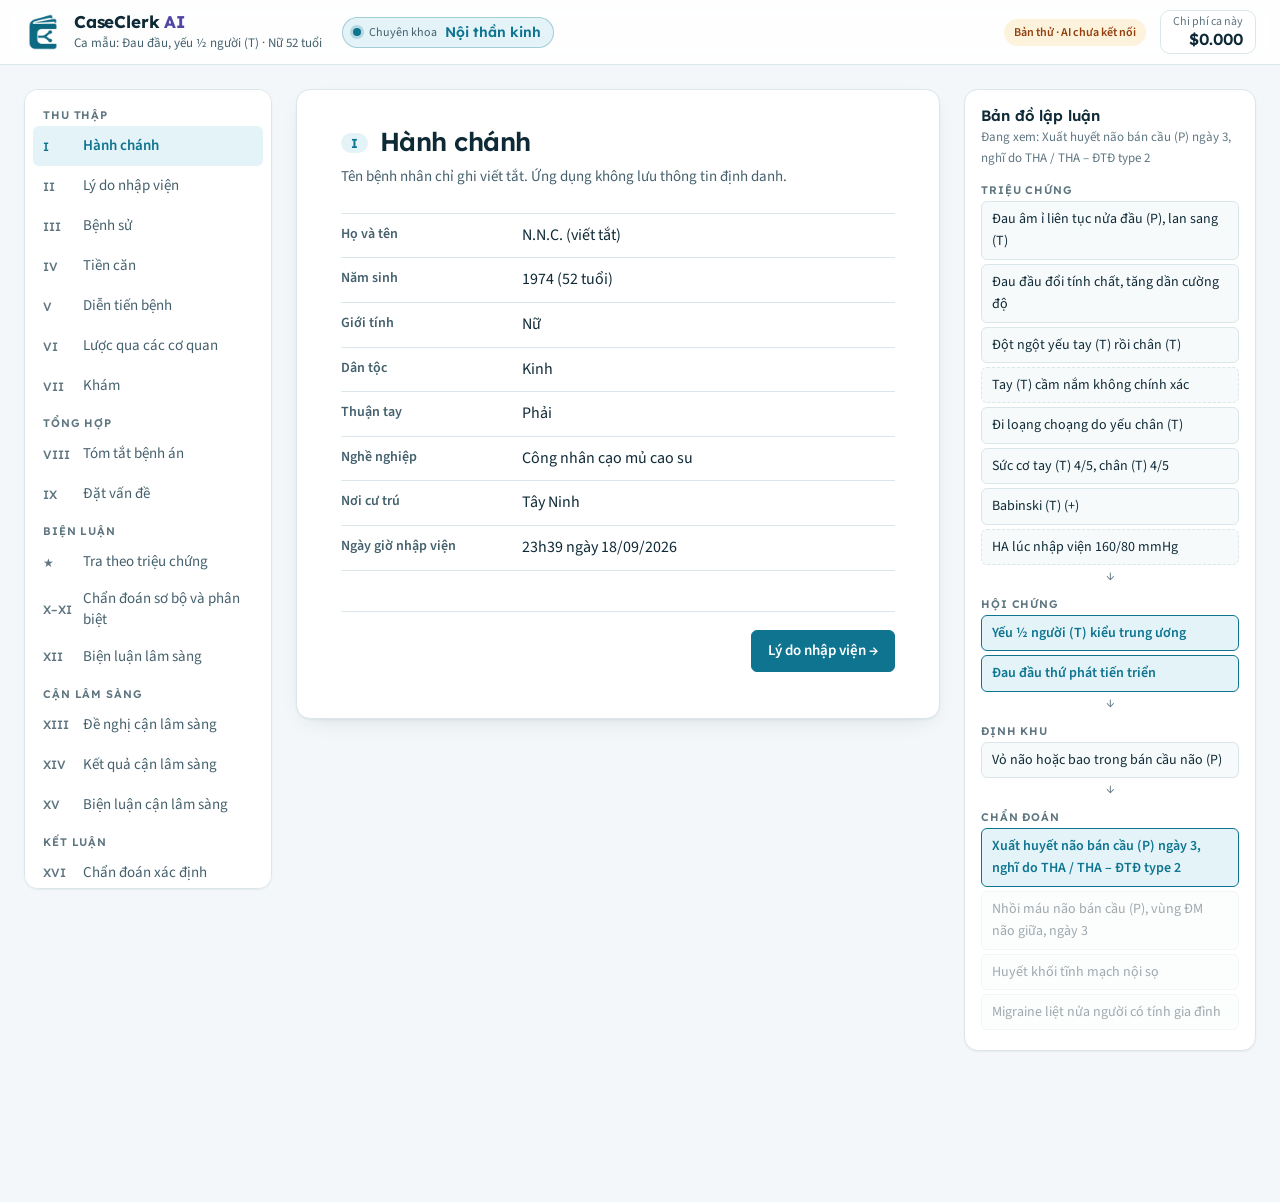
<file: index.html>
<!doctype html>
<html lang="vi">
<head>
  <meta charset="utf-8" />
  <title>CaseClerk AI</title>
  <link rel="icon" type="image/png" href="prototype/assets/favicon.png" />
  <meta http-equiv="refresh" content="0; url=prototype/" />
</head>
<body>
  <p>Đang chuyển đến <a href="prototype/">CaseClerk AI</a>…</p>
</body>
</html>
</file>
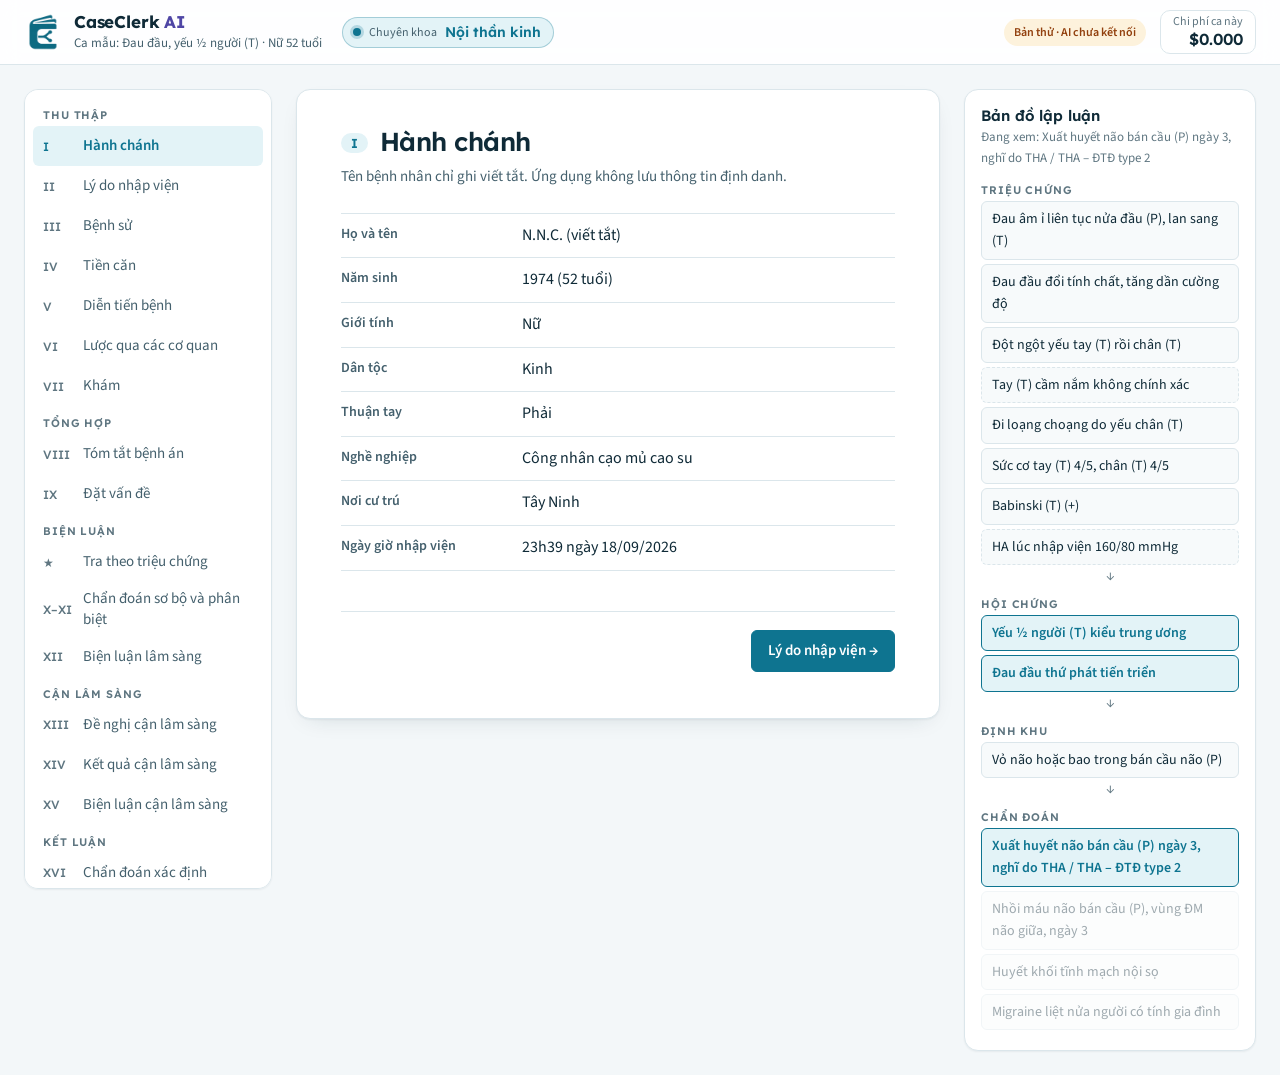
<file: prototype/index.html>
<!doctype html>
<html lang="vi">
<head>
  <meta charset="utf-8" />
  <meta name="viewport" content="width=device-width, initial-scale=1" />
  <title>CaseClerk AI</title>
  <link rel="icon" type="image/png" href="assets/favicon.png" />
  <link rel="apple-touch-icon" href="assets/logo-mark.png" />
  <link rel="preconnect" href="https://fonts.googleapis.com" />
  <link rel="preconnect" href="https://fonts.gstatic.com" crossorigin />
  <link href="https://fonts.googleapis.com/css2?family=Lexend:wght@500;600;700&family=Source+Sans+3:wght@400;600;700&family=Noto+Serif:wght@400;600&display=swap" rel="stylesheet" />
  <link rel="stylesheet" href="styles.css" />
</head>
<body>
  <header class="topbar">
    <div class="brand">
      <img class="brand-mark" src="assets/logo-mark.png" width="38" height="38" alt="" />
      <div>
        <div class="brand-title">CaseClerk <span class="brand-ai">AI</span></div>
        <div class="brand-sub">Ca mẫu: Đau đầu, yếu ½ người (T) · Nữ 52 tuổi</div>
      </div>
      <span class="specialty" id="specialty" title="Chuyên khoa đang dùng cho ca này">
        <span class="specialty-label">Chuyên khoa</span>
        <span class="specialty-name">Nội thần kinh</span>
      </span>
    </div>
    <div class="topbar-right">
      <span class="proto-tag">Bản thử · AI chưa kết nối</span>
      <div class="cost" title="Chi phí AI giả lập cho ca này">
        <span class="cost-label">Chi phí ca này</span>
        <span class="cost-value" id="cost">$0.000</span>
      </div>
    </div>
  </header>

  <div class="layout">
    <nav class="steps" id="steps" aria-label="Các mục bệnh án"></nav>
    <main class="work" id="work" aria-live="polite"></main>
    <aside class="map" id="map" aria-label="Bản đồ lập luận"></aside>
  </div>

  <script src="data.js"></script>
  <script src="matrix.js"></script>
  <script src="engine.js"></script>
  <script src="app.js"></script>
</body>
</html>
</file>
<file: prototype/styles.css>
/*
  CaseClerk AI: hệ thiết kế "clinical calm"
  Nguồn gợi ý: skill ui-ux-pro-max (bảng màu "Calm cyan + health green" cho healthcare,
  cặp chữ "Corporate Trust" Lexend + Source Sans 3). Không dùng Neumorphism/landing pattern
  mà skill đề xuất vì rủi ro tương phản cao và đây là ứng dụng làm việc, không phải trang giới thiệu.
*/
:root {
  /* Màu nền và chữ */
  --bg: #f3f7f9;
  --surface: #ffffff;
  --surface-2: #f7fafb;
  --ink: #0f2a37;
  --ink-2: #44606d;
  --ink-3: #5f7681;
  --line: #dbe6eb;
  --line-strong: #bfd0d8;

  /* Màu ngữ nghĩa */
  --primary: #0e7490;
  --primary-hover: #0b5f76;
  --primary-soft: #e3f3f7;
  --on-primary: #ffffff;
  --ok: #047857;
  --ok-soft: #e1f5ec;
  --warn: #92400e;
  --warn-soft: #fdf2dc;
  --bad: #b42318;
  --bad-soft: #fde8e6;
  --ai: #4f46a5;
  --ai-soft: #eeedfa;
  --ai-line: #d4d1f0;

  /* Chữ */
  --display: "Lexend", system-ui, sans-serif;
  --text: "Source Sans 3", system-ui, sans-serif;

  /* Hình khối, chuyển động */
  --r-sm: 6px;
  --r: 10px;
  --r-lg: 14px;
  --shadow-1: 0 1px 2px rgba(15, 42, 55, 0.06);
  --shadow-2: 0 1px 2px rgba(15, 42, 55, 0.05), 0 8px 24px -12px rgba(15, 42, 55, 0.18);
  --ease: cubic-bezier(0.16, 1, 0.3, 1);
  --fast: 150ms;
  --med: 220ms;
  color-scheme: light;
}

@media (prefers-color-scheme: dark) {
  :root:not([data-theme="light"]) {
    --bg: #0b1419;
    --surface: #111e25;
    --surface-2: #15242c;
    --ink: #e4eef2;
    --ink-2: #a9bfc8;
    --ink-3: #8aa3ad;
    --line: #22343d;
    --line-strong: #31474f;
    --primary: #38bdd8;
    --primary-hover: #67cfe4;
    --primary-soft: #10323d;
    --on-primary: #06202a;
    --ok: #4ad19c;
    --ok-soft: #0f2f25;
    --warn: #f0b562;
    --warn-soft: #33260f;
    --bad: #f58a80;
    --bad-soft: #3a1714;
    --ai: #aaa4f2;
    --ai-soft: #1c1b38;
    --ai-line: #34325e;
    --shadow-1: none;
    --shadow-2: 0 1px 0 rgba(255, 255, 255, 0.03), 0 12px 28px -14px rgba(0, 0, 0, 0.6);
    color-scheme: dark;
  }
}

* { box-sizing: border-box; }
html, body { margin: 0; }
body {
  background: var(--bg);
  color: var(--ink);
  font: 400 16px/1.6 var(--text);
  -webkit-font-smoothing: antialiased;
}
button, input, select, textarea { font: inherit; color: inherit; }
button, [data-go], [data-dx], [data-answer], [data-remove], label { cursor: pointer; }
:focus-visible { outline: 2px solid var(--primary); outline-offset: 2px; border-radius: var(--r-sm); }

/* ---------- Thanh trên ---------- */
.topbar {
  display: flex; justify-content: space-between; align-items: center; gap: 16px;
  padding: 10px 24px; background: color-mix(in srgb, var(--surface) 88%, transparent);
  backdrop-filter: saturate(1.4) blur(10px);
  border-bottom: 1px solid var(--line);
  position: sticky; top: 0; z-index: 10;
}
.brand { display: flex; gap: 12px; align-items: center; min-width: 0; }
.brand-mark { width: 38px; height: 38px; flex-shrink: 0; object-fit: contain; }
.brand-title { font: 700 17px/1.3 var(--display); letter-spacing: -0.01em; white-space: nowrap; }
.brand-ai { color: var(--ai); }
.specialty {
  display: inline-flex; align-items: center; gap: 8px; margin-left: 8px; flex-shrink: 0;
  padding: 5px 12px 5px 10px; border-radius: 999px;
  background: var(--primary-soft); border: 1px solid color-mix(in srgb, var(--primary) 30%, transparent);
  color: var(--primary); white-space: nowrap;
}
.specialty::before {
  content: ""; width: 8px; height: 8px; border-radius: 50%; background: var(--primary);
  box-shadow: 0 0 0 3px color-mix(in srgb, var(--primary) 22%, transparent);
}
.specialty-label { font-size: 12px; color: var(--ink-2); }
.specialty-name { font: 600 14px var(--display); }
.brand-sub { font-size: 13px; color: var(--ink-2); }
.topbar-right { display: flex; gap: 14px; align-items: center; }
.proto-tag {
  font-size: 12px; padding: 4px 10px; border-radius: 999px;
  background: var(--warn-soft); color: var(--warn); font-weight: 600;
}
.cost {
  display: flex; flex-direction: column; align-items: flex-end; line-height: 1.2;
  padding: 4px 12px; border: 1px solid var(--line); border-radius: var(--r); background: var(--surface);
}
.cost-label { font-size: 12px; color: var(--ink-3); }
.cost-value { font: 600 16px var(--display); font-variant-numeric: tabular-nums; }

/* ---------- Bố cục 3 cột ---------- */
.layout {
  display: grid; grid-template-columns: 248px minmax(0, 1fr) 292px;
  gap: 24px; padding: 24px; max-width: 1480px; margin: 0 auto; align-items: start;
}

/* ---------- Cột trái: các mục ---------- */
.steps {
  position: sticky; top: 82px; max-height: calc(100vh - 100px); overflow-y: auto;
  padding: 8px; background: var(--surface); border: 1px solid var(--line);
  border-radius: var(--r-lg); box-shadow: var(--shadow-1);
}
.phase { margin-bottom: 10px; }
.phase:last-child { margin-bottom: 0; }
.phase-name {
  font: 600 11px var(--display); letter-spacing: 0.08em; text-transform: uppercase;
  color: var(--ink-3); margin: 10px 0 4px 10px;
}
.step {
  display: flex; gap: 10px; width: 100%; text-align: left; align-items: center;
  min-height: 40px; padding: 7px 10px; border: 0; background: none;
  border-radius: var(--r-sm); color: var(--ink-2); font-size: 15px; line-height: 1.35;
  transition: background var(--fast) var(--ease), color var(--fast) var(--ease);
}
.step:hover { background: var(--surface-2); color: var(--ink); }
.step.active { background: var(--primary-soft); color: var(--primary); font-weight: 600; }
.step-num {
  font: 500 12px var(--display); color: var(--ink-3); min-width: 30px;
  font-variant-numeric: tabular-nums;
}
.step.active .step-num { color: var(--primary); }
.step.done .step-num::after { content: " ✓"; color: var(--ok); }

/* ---------- Cột giữa: tờ bệnh án ---------- */
.work {
  background: var(--surface); border: 1px solid var(--line); border-radius: var(--r-lg);
  padding: 36px 44px 28px; min-height: 70vh; box-shadow: var(--shadow-2);
}
.sec-head { display: flex; align-items: center; gap: 12px; margin-bottom: 6px; }
.sec-num {
  font: 600 13px var(--display); color: var(--primary); background: var(--primary-soft);
  padding: 2px 10px; border-radius: 999px; font-variant-numeric: tabular-nums;
}
.sec-title { font: 600 26px/1.25 var(--display); letter-spacing: -0.02em; margin: 0; text-wrap: balance; }
.sec-hint { color: var(--ink-2); font-size: 15px; margin: 6px 0 24px; max-width: 64ch; }
.work h3 {
  font: 600 16px var(--display); letter-spacing: -0.01em; margin: 30px 0 10px;
  padding-bottom: 6px; border-bottom: 1px solid var(--line);
}

/* ---------- Bảng thông tin ---------- */
.kv { display: grid; grid-template-columns: 180px minmax(0, 1fr); border-top: 1px solid var(--line); }
.kv > div { padding: 9px 0; border-bottom: 1px solid var(--line); }
.kv .k { color: var(--ink-2); font-size: 14px; font-weight: 600; }
.kv input, .kv textarea, .field {
  width: 100%; border: 1px solid transparent; background: transparent;
  padding: 3px 8px; margin: -4px -8px; border-radius: var(--r-sm);
  transition: border-color var(--fast) var(--ease), background var(--fast) var(--ease);
}
.kv input:hover, .kv textarea:hover, .field:hover { border-color: var(--line-strong); }
.kv input:focus, .kv textarea:focus, .field:focus {
  outline: none; border-color: var(--primary); background: var(--surface);
  box-shadow: 0 0 0 3px var(--primary-soft);
}
textarea { resize: vertical; min-height: 64px; }

table.grid { width: 100%; border-collapse: collapse; font-size: 15px; }
table.grid th {
  text-align: left; font: 600 12px var(--display); letter-spacing: 0.04em; text-transform: uppercase;
  color: var(--ink-3); border-bottom: 1px solid var(--line-strong); padding: 8px;
}
table.grid td { border-bottom: 1px solid var(--line); padding: 8px; vertical-align: top; }
table.grid tbody tr:hover td { background: var(--surface-2); }
td.num { font-variant-numeric: tabular-nums; text-align: right; }

/* ---------- Mốc thời gian bệnh sử ---------- */
.timeline { border-left: 2px solid var(--line-strong); margin-left: 6px; padding-left: 22px; }
.tl-item { position: relative; margin-bottom: 18px; }
.tl-item::before {
  content: ""; position: absolute; left: -29px; top: 6px; width: 12px; height: 12px;
  background: var(--surface); border: 2px solid var(--primary); border-radius: 50%;
}
.tl-moc { font: 600 13px var(--display); color: var(--primary); }

/* ---------- Nhãn trạng thái ---------- */
.pill {
  display: inline-block; font-size: 12px; padding: 2px 10px; border-radius: 999px;
  white-space: nowrap; font-weight: 600;
}
.pill.ok { background: var(--ok-soft); color: var(--ok); }
.pill.warn { background: var(--warn-soft); color: var(--warn); }
.pill.bad { background: var(--bad-soft); color: var(--bad); }
.pill.muted { background: var(--surface-2); color: var(--ink-2); border: 1px solid var(--line); }
.flag-H, .flag-L { font-weight: 700; }
.flag-H { color: var(--bad); }
.flag-L { color: var(--primary); }

/* ---------- Khối AI ---------- */
.ai-block {
  border: 1px solid var(--ai-line); background: var(--ai-soft); border-radius: var(--r);
  padding: 14px 18px; margin: 16px 0; position: relative;
}
.ai-block::before {
  content: ""; position: absolute; left: -1px; top: 12px; bottom: 12px; width: 3px;
  background: var(--ai); border-radius: 0 3px 3px 0;
}
.ai-head { display: flex; justify-content: space-between; align-items: center; gap: 12px; margin-bottom: 8px; }
.ai-label { font: 600 12px var(--display); color: var(--ai); letter-spacing: 0.04em; text-transform: uppercase; }
.model {
  font: 600 11px var(--display); padding: 2px 9px; border-radius: 999px;
  background: var(--surface); color: var(--ai); border: 1px solid var(--ai-line);
}
.ai-body { font-size: 16px; }
.ai-body.loading { color: var(--ai); font-size: 15px; }
.ai-body.loading::before {
  content: ""; display: inline-block; width: 12px; height: 12px; margin-right: 8px; vertical-align: -1px;
  border: 2px solid var(--ai-line); border-top-color: var(--ai); border-radius: 50%;
  animation: spin 800ms linear infinite;
}
@keyframes spin { to { transform: rotate(360deg); } }
.ai-body ul { margin: 4px 0; padding-left: 20px; }
.source { font-size: 13px; color: var(--ink-2); margin-top: 8px; }
.source::before { content: "§ "; color: var(--ai); font-weight: 700; }

/* ---------- Nút ---------- */
.btn {
  display: inline-flex; align-items: center; justify-content: center; gap: 6px;
  min-height: 40px; padding: 8px 16px; border-radius: var(--r-sm);
  border: 1px solid var(--line-strong); background: var(--surface); font-weight: 600; font-size: 15px;
  transition: background var(--fast) var(--ease), border-color var(--fast) var(--ease),
    color var(--fast) var(--ease), transform 100ms var(--ease);
}
.btn:hover { border-color: var(--ink-3); background: var(--surface-2); }
.btn:active { transform: translateY(1px); }
.btn.primary { background: var(--primary); border-color: var(--primary); color: var(--on-primary); }
.btn.primary:hover { background: var(--primary-hover); border-color: var(--primary-hover); }
.btn.ai { border-color: var(--ai-line); color: var(--ai); background: var(--surface); }
.btn.ai:hover { background: var(--ai-soft); border-color: var(--ai); }
.btn-row { display: flex; gap: 10px; flex-wrap: wrap; align-items: center; }

.footer-nav {
  display: flex; justify-content: space-between; gap: 12px; margin-top: 40px;
  padding-top: 18px; border-top: 1px solid var(--line);
}

/* ---------- Công cụ tính điểm ---------- */
.calc {
  display: flex; gap: 12px; align-items: center; flex-wrap: wrap;
  padding: 12px 14px; background: var(--surface-2); border: 1px solid var(--line); border-radius: var(--r);
}
.calc label { font-size: 14px; color: var(--ink-2); display: flex; gap: 6px; align-items: center; }
.calc select {
  border: 1px solid var(--line-strong); border-radius: var(--r-sm); padding: 6px 8px;
  background: var(--surface); min-height: 36px;
}
.score { font: 700 24px var(--display); color: var(--primary); margin-left: auto; font-variant-numeric: tabular-nums; }

.power { display: grid; grid-template-columns: 70px 1fr 1fr; max-width: 360px; text-align: center; }
.power > div { padding: 6px; border-bottom: 1px solid var(--line); }
.power .hd { font: 600 12px var(--display); color: var(--ink-3); }
.power input {
  width: 52px; min-height: 36px; text-align: center; border: 1px solid var(--line-strong);
  border-radius: var(--r-sm); padding: 4px; background: var(--surface);
}
.power input.weak { border-color: var(--warn); background: var(--warn-soft); color: var(--warn); font-weight: 700; }

/* ---------- Hội chứng ---------- */
.syn-grid { display: grid; grid-template-columns: repeat(auto-fit, minmax(240px, 1fr)); gap: 14px; }
.syn {
  border: 1px solid var(--line); border-radius: var(--r); padding: 14px; background: var(--surface);
  box-shadow: var(--shadow-1);
}
.syn.loose { border-style: dashed; border-color: var(--line-strong); background: var(--surface-2); box-shadow: none; }
.syn-name { font: 600 15px var(--display); margin-bottom: 8px; }
.chip {
  display: flex; justify-content: space-between; gap: 8px; align-items: center;
  font-size: 14px; padding: 6px 10px; margin: 6px 0; border-radius: var(--r-sm);
  background: var(--surface-2); border: 1px solid var(--line);
}
.chip .kind { font: 600 11px var(--display); color: var(--ink-3); letter-spacing: 0.04em; text-transform: uppercase; }
.chip select {
  font-size: 13px; border: 1px solid var(--line); border-radius: var(--r-sm);
  background: var(--surface); color: var(--ink-2); max-width: 34px; min-height: 28px;
}

.snoop { display: grid; gap: 8px; }
.snoop label {
  display: flex; gap: 10px; align-items: center; min-height: 44px; padding: 8px 12px;
  border: 1px solid var(--line); border-radius: var(--r-sm); background: var(--surface);
  transition: border-color var(--fast) var(--ease), background var(--fast) var(--ease);
}
.snoop label:hover { border-color: var(--line-strong); }
.snoop label:has(input:checked) { border-color: var(--bad); background: var(--bad-soft); }
.snoop input { accent-color: var(--bad); width: 18px; height: 18px; }
.snoop .letter { font: 700 15px var(--display); width: 18px; color: var(--bad); }
.snoop input:checked + .letter + span { font-weight: 600; }
.alert {
  margin-top: 12px; padding: 10px 14px; border-left: 3px solid var(--bad); border-radius: var(--r-sm);
  background: var(--bad-soft); color: var(--bad); font-size: 15px;
}

/* ---------- Chẩn đoán ---------- */
.dx {
  border: 1px solid var(--line); border-radius: var(--r); padding: 16px 18px; margin: 12px 0;
  background: var(--surface); box-shadow: var(--shadow-1);
  transition: border-color var(--fast) var(--ease), box-shadow var(--fast) var(--ease);
}
.dx:hover { border-color: var(--line-strong); }
.dx.selected { border-color: var(--primary); box-shadow: 0 0 0 3px var(--primary-soft); }
.dx.primary-dx { border-left: 4px solid var(--primary); }
.dx-top { display: flex; justify-content: space-between; gap: 12px; align-items: baseline; }
.dx-name { font: 600 17px var(--display); letter-spacing: -0.01em; }
.crit { display: flex; justify-content: space-between; gap: 10px; padding: 6px 0; border-top: 1px solid var(--line); font-size: 15px; }
.procon { display: grid; grid-template-columns: 1fr 1fr; gap: 14px; font-size: 14px; margin-top: 10px; }
.procon b { font: 600 12px var(--display); display: block; letter-spacing: 0.04em; text-transform: uppercase; margin-bottom: 2px; }
.procon .pro b { color: var(--ok); }
.procon .con b { color: var(--bad); }

.review {
  border-left: 3px solid var(--warn); border-radius: var(--r-sm); background: var(--warn-soft);
  padding: 12px 16px; margin: 16px 0; font-size: 15px;
}
.review b { color: var(--warn); }

/* ---------- Tra theo triệu chứng ---------- */
.sym-search { position: relative; }
#sym-q {
  width: 100%; min-height: 48px; padding: 10px 16px; border: 1px solid var(--line-strong);
  border-radius: var(--r); background: var(--surface); font-size: 16px;
  transition: border-color var(--fast) var(--ease), box-shadow var(--fast) var(--ease);
}
#sym-q::placeholder { color: var(--ink-3); }
#sym-q:focus { outline: none; border-color: var(--primary); box-shadow: 0 0 0 4px var(--primary-soft); }
#sym-results:not(:empty) {
  margin-top: 6px; border: 1px solid var(--line-strong); border-radius: var(--r);
  background: var(--surface); box-shadow: var(--shadow-2); overflow: hidden;
}
.hit, .q-row {
  display: flex; justify-content: space-between; align-items: center; gap: 12px;
  min-height: 48px; padding: 8px 14px; border-top: 1px solid var(--line); font-size: 15px;
}
.hit:first-child { border-top: 0; }
.hit:hover, .q-row:hover { background: var(--surface-2); }
.hit .kind { font-size: 12px; color: var(--ink-3); margin-left: 6px; }
.ans { display: flex; gap: 6px; flex-shrink: 0; }
.btn.sm { min-height: 34px; padding: 4px 12px; font-size: 14px; }
.ans .btn[data-val="co"]:hover { border-color: var(--ok); color: var(--ok); background: var(--ok-soft); }
.ans .btn[data-val="khong"]:hover { border-color: var(--bad); color: var(--bad); background: var(--bad-soft); }

.tags { display: flex; flex-wrap: wrap; gap: 8px; margin-top: 14px; }
.tag {
  display: inline-flex; align-items: center; border: 1px solid transparent; border-radius: 999px;
  padding: 4px 4px 4px 12px; font-size: 14px; font-weight: 600;
  transition: background var(--fast) var(--ease);
}
.tag.co { background: var(--ok-soft); color: var(--ok); }
.tag.khong { background: var(--surface-2); color: var(--ink-2); border-color: var(--line); }
.tag [data-remove] {
  display: inline-grid; place-items: center; width: 26px; height: 26px; margin-left: 4px;
  border-radius: 50%; opacity: 0.7; transition: opacity var(--fast) var(--ease), background var(--fast) var(--ease);
}
.tag [data-remove]:hover { opacity: 1; background: color-mix(in srgb, currentColor 14%, transparent); }

.ask {
  margin: 22px 0 8px; border: 1px solid var(--line); border-radius: var(--r);
  background: var(--surface); box-shadow: var(--shadow-1); overflow: hidden;
}
.ask-title {
  font: 600 14px var(--display); padding: 10px 14px; color: var(--primary);
  background: var(--primary-soft); border-bottom: 1px solid var(--line);
}
.q-row:first-of-type { border-top: 0; }

.rank { cursor: default; }
.rank-n {
  display: inline-grid; place-items: center; min-width: 24px; height: 24px; margin-right: 10px;
  font: 600 12px var(--display); color: var(--primary); background: var(--primary-soft); border-radius: 50%;
}
.bar { height: 6px; background: var(--surface-2); border: 1px solid var(--line); border-radius: 999px; margin: 10px 0; overflow: hidden; }
.bar span { display: block; height: 100%; background: var(--primary); border-radius: 999px; transition: width 300ms var(--ease); }
.why { font-size: 14px; display: grid; gap: 4px; }
.why b { font: 600 12px var(--display); margin-right: 4px; color: var(--ink-2); }
.why .ok-t { color: var(--ok); }
.why .bad-t { color: var(--bad); }
.f {
  display: inline-block; padding: 1px 8px; margin: 2px; border-radius: var(--r-sm); font-size: 13px;
  border: 1px solid var(--line); background: var(--surface-2);
}
.f.ok { background: var(--ok-soft); border-color: transparent; color: var(--ok); }
.f.bad { background: var(--bad-soft); border-color: transparent; color: var(--bad); }
.f.ask-f { font-family: inherit; transition: border-color var(--fast) var(--ease), color var(--fast) var(--ease); }
.f.ask-f:hover { border-color: var(--ok); color: var(--ok); }

/* ---------- Cột phải: bản đồ lập luận ---------- */
.map {
  position: sticky; top: 82px; font-size: 14px; padding: 16px;
  background: var(--surface); border: 1px solid var(--line); border-radius: var(--r-lg); box-shadow: var(--shadow-1);
}
.map-title { font: 600 15px var(--display); margin-bottom: 2px; }
.map-sub { font-size: 13px; color: var(--ink-3); margin-bottom: 12px; }
.lvl { font: 600 11px var(--display); letter-spacing: 0.08em; text-transform: uppercase; color: var(--ink-3); margin: 14px 0 4px; }
.node {
  padding: 6px 10px; margin: 4px 0; border: 1px solid var(--line); border-radius: var(--r-sm);
  background: var(--surface-2);
  transition: opacity var(--med) var(--ease), border-color var(--med) var(--ease), background var(--med) var(--ease);
}
.node.dim { opacity: 0.4; }
.node.hot { border-color: var(--primary); background: var(--primary-soft); color: var(--primary); font-weight: 600; }
.node.loose { border-style: dashed; }
.arrow { text-align: center; color: var(--ink-3); line-height: 1; margin: 2px 0; }

/* ---------- Xem trước bản xuất (giữ kiểu giấy in) ---------- */
.preview {
  font-family: "Noto Serif", Georgia, serif; border: 1px solid var(--line-strong); border-radius: var(--r);
  padding: 28px 32px; background: #fffdf8; color: #1d2126;
  white-space: pre-wrap; font-size: 15px; max-height: 480px; overflow: auto; margin-top: 12px;
}

/* ---------- Đáp ứng ---------- */
@media (max-width: 1100px) {
  .layout { grid-template-columns: 220px minmax(0, 1fr); }
  .map { display: none; }
}
@media (max-width: 960px) {
  .brand-sub, .proto-tag { display: none; }
}
@media (max-width: 760px) {
  .topbar { padding: 8px 16px; height: 56px; }
  .brand-sub, .cost-label, .specialty-label { display: none; }
  .brand { gap: 8px; }
  .brand-mark { width: 32px; height: 32px; }
  .brand-title { font-size: 16px; }
  .specialty { margin-left: 2px; padding: 4px 10px 4px 8px; gap: 6px; }
  .specialty-name { font-size: 13px; }
  .cost { padding: 4px 10px; }
  .layout { grid-template-columns: 1fr; gap: 12px; padding: 12px 16px; }
  .steps {
    position: sticky; top: 56px; z-index: 5; max-height: none;
    display: flex; overflow-x: auto; gap: 4px; padding: 6px; scrollbar-width: thin;
  }
  .phase { margin: 0; display: flex; gap: 4px; }
  .phase-name { display: none; }
  .step { white-space: nowrap; width: auto; min-height: 44px; }
  .work { padding: 22px 18px; border-radius: var(--r); }
  .sec-title { font-size: 22px; }
  .kv { grid-template-columns: 1fr; }
  .kv > div.k { border-bottom: 0; padding-bottom: 0; }
  .procon { grid-template-columns: 1fr; }
  .hit, .q-row { flex-wrap: wrap; }
  .btn.sm { min-height: 40px; }
  .proto-tag { display: none; }
}
@media (max-width: 440px) {
  /* Ưu tiên nhãn chuyên khoa; chi phí giả lập ẩn trên màn hình rất hẹp */
  .cost { display: none; }
}
@media (prefers-reduced-motion: reduce) {
  *, *::before, *::after { transition: none !important; animation: none !important; }
}
</file>
